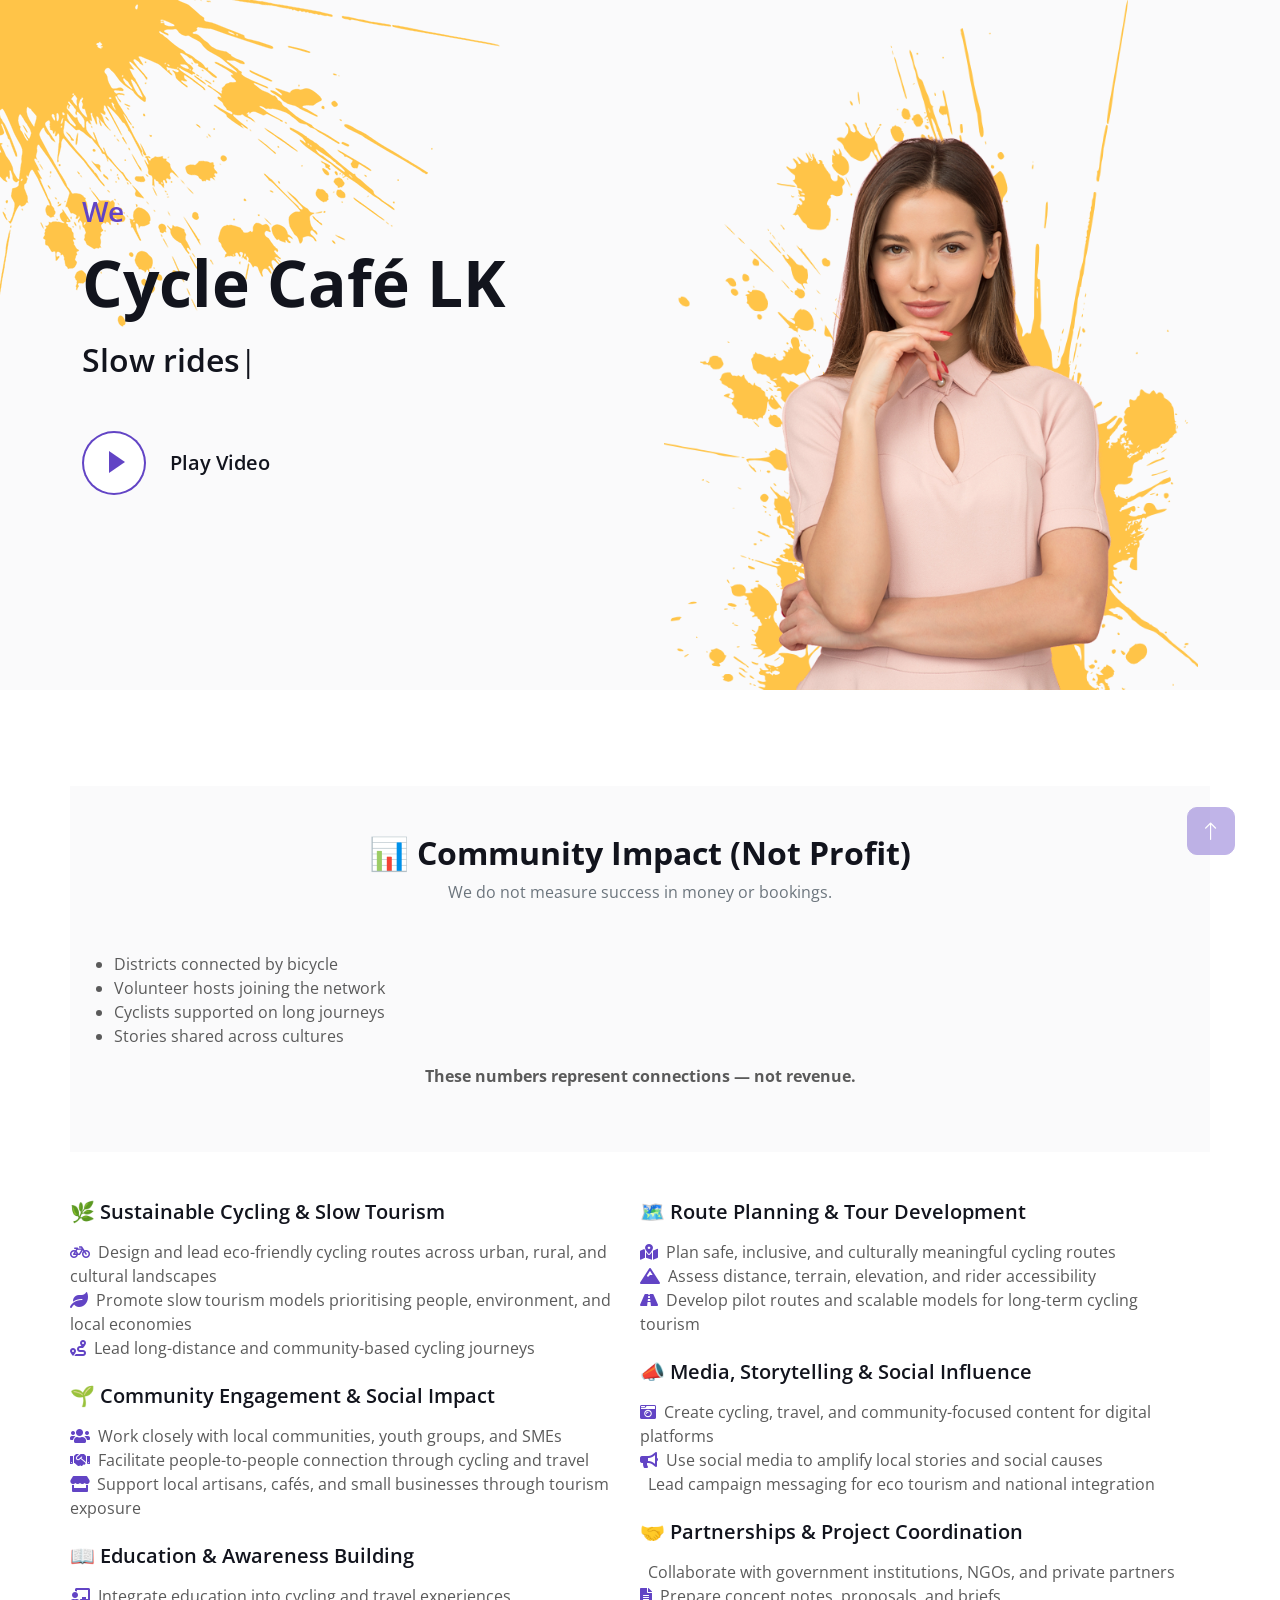
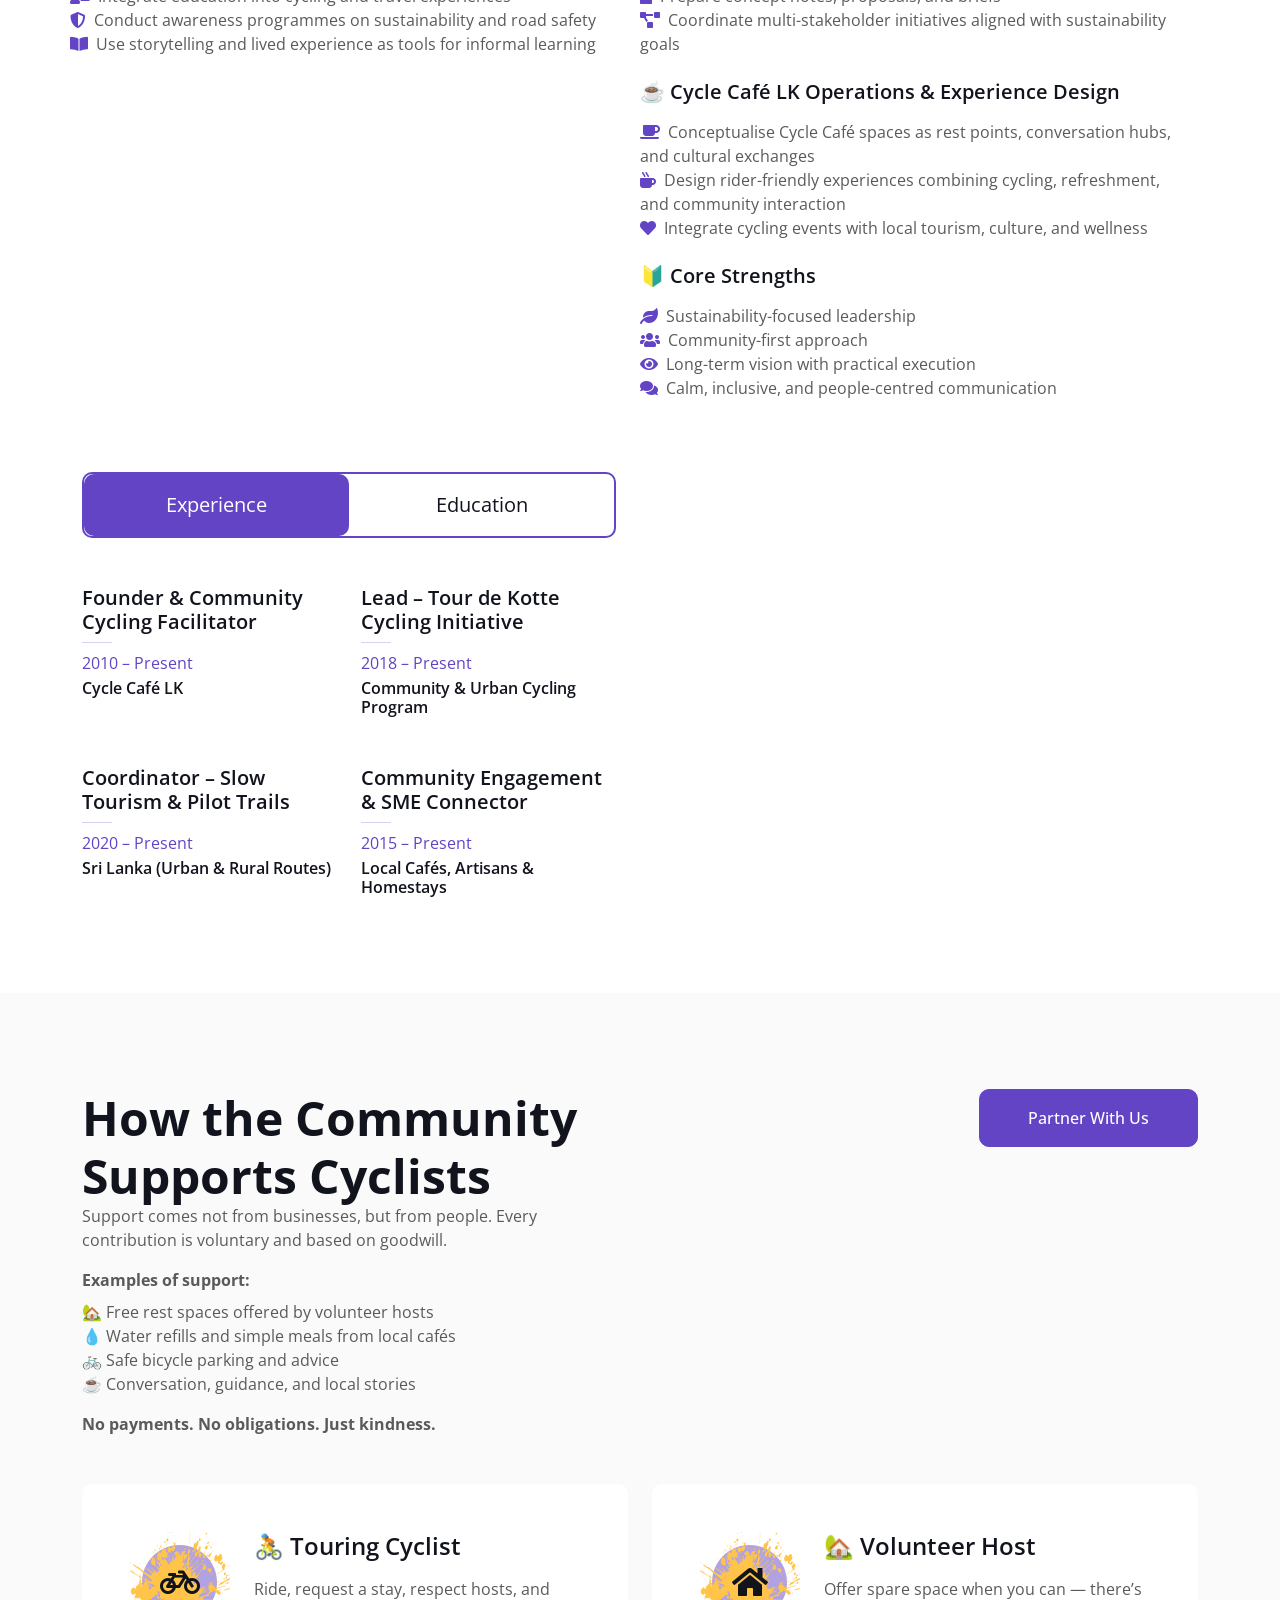
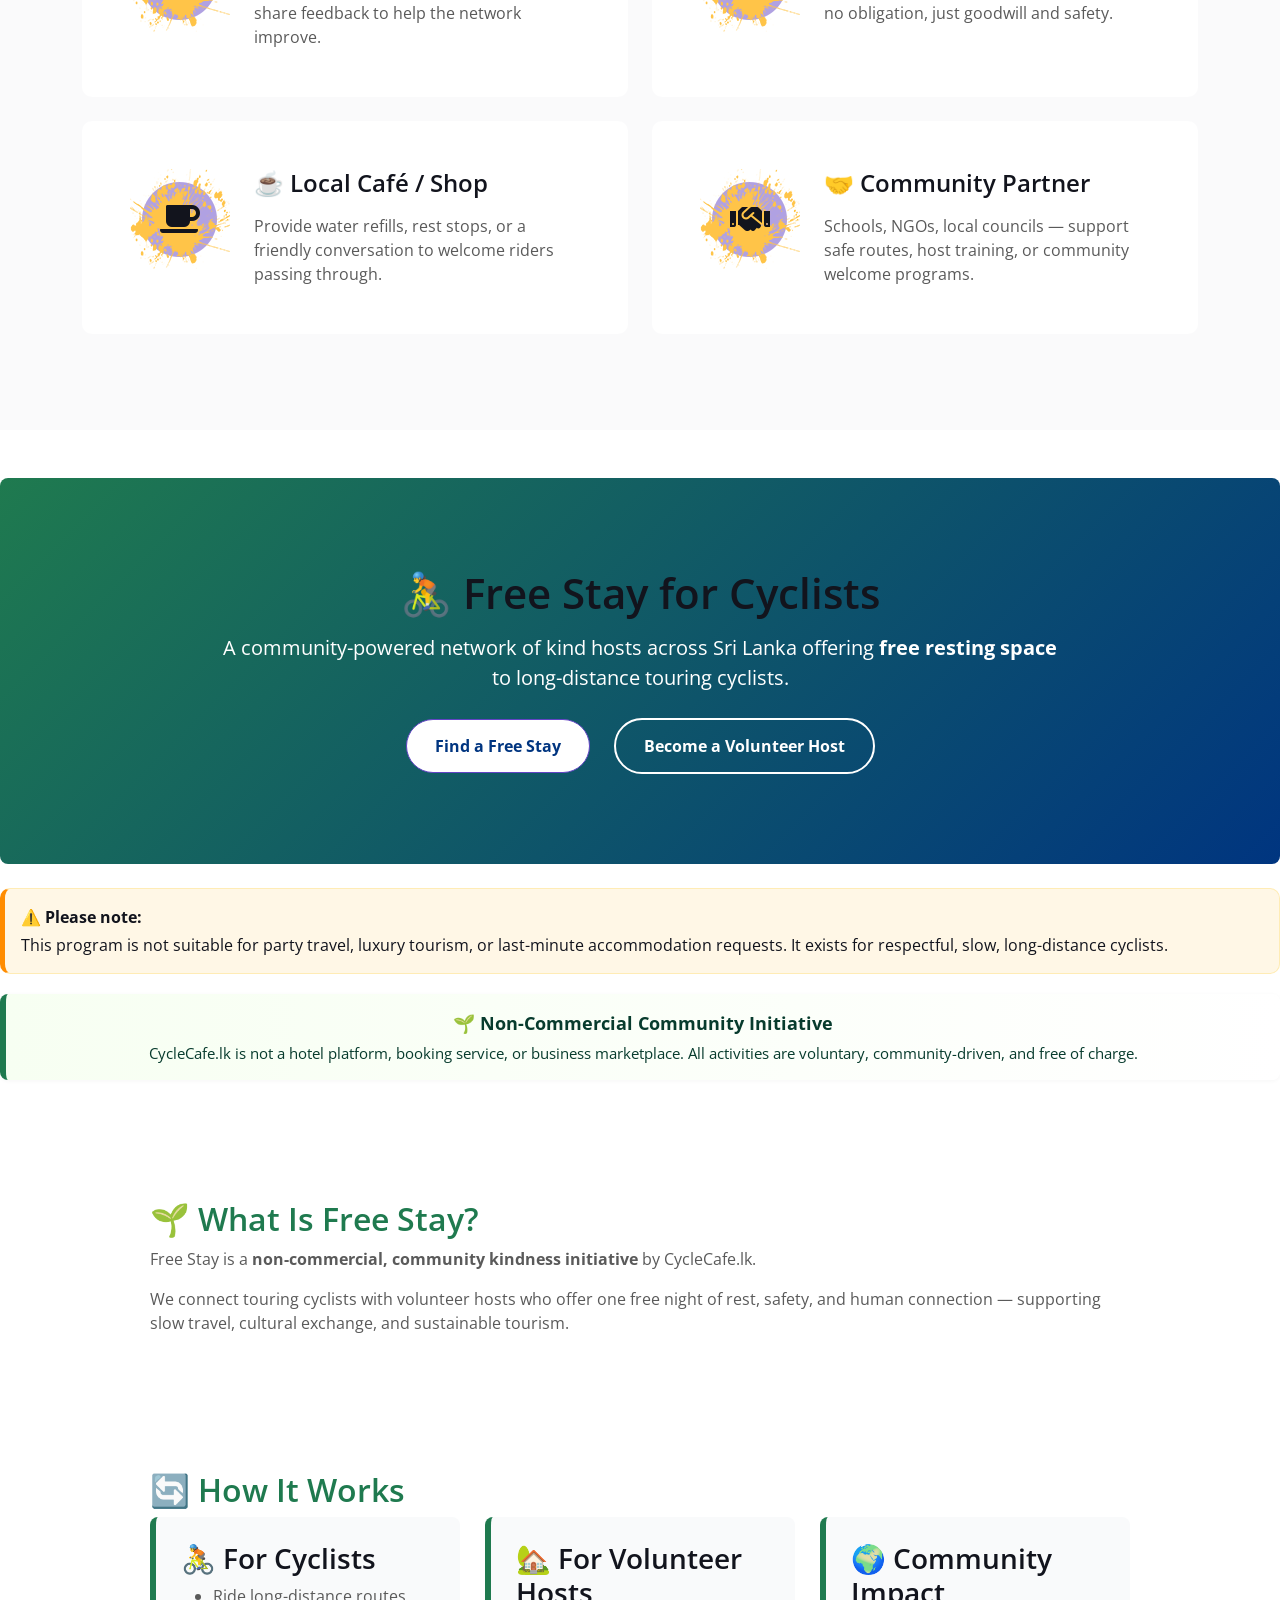
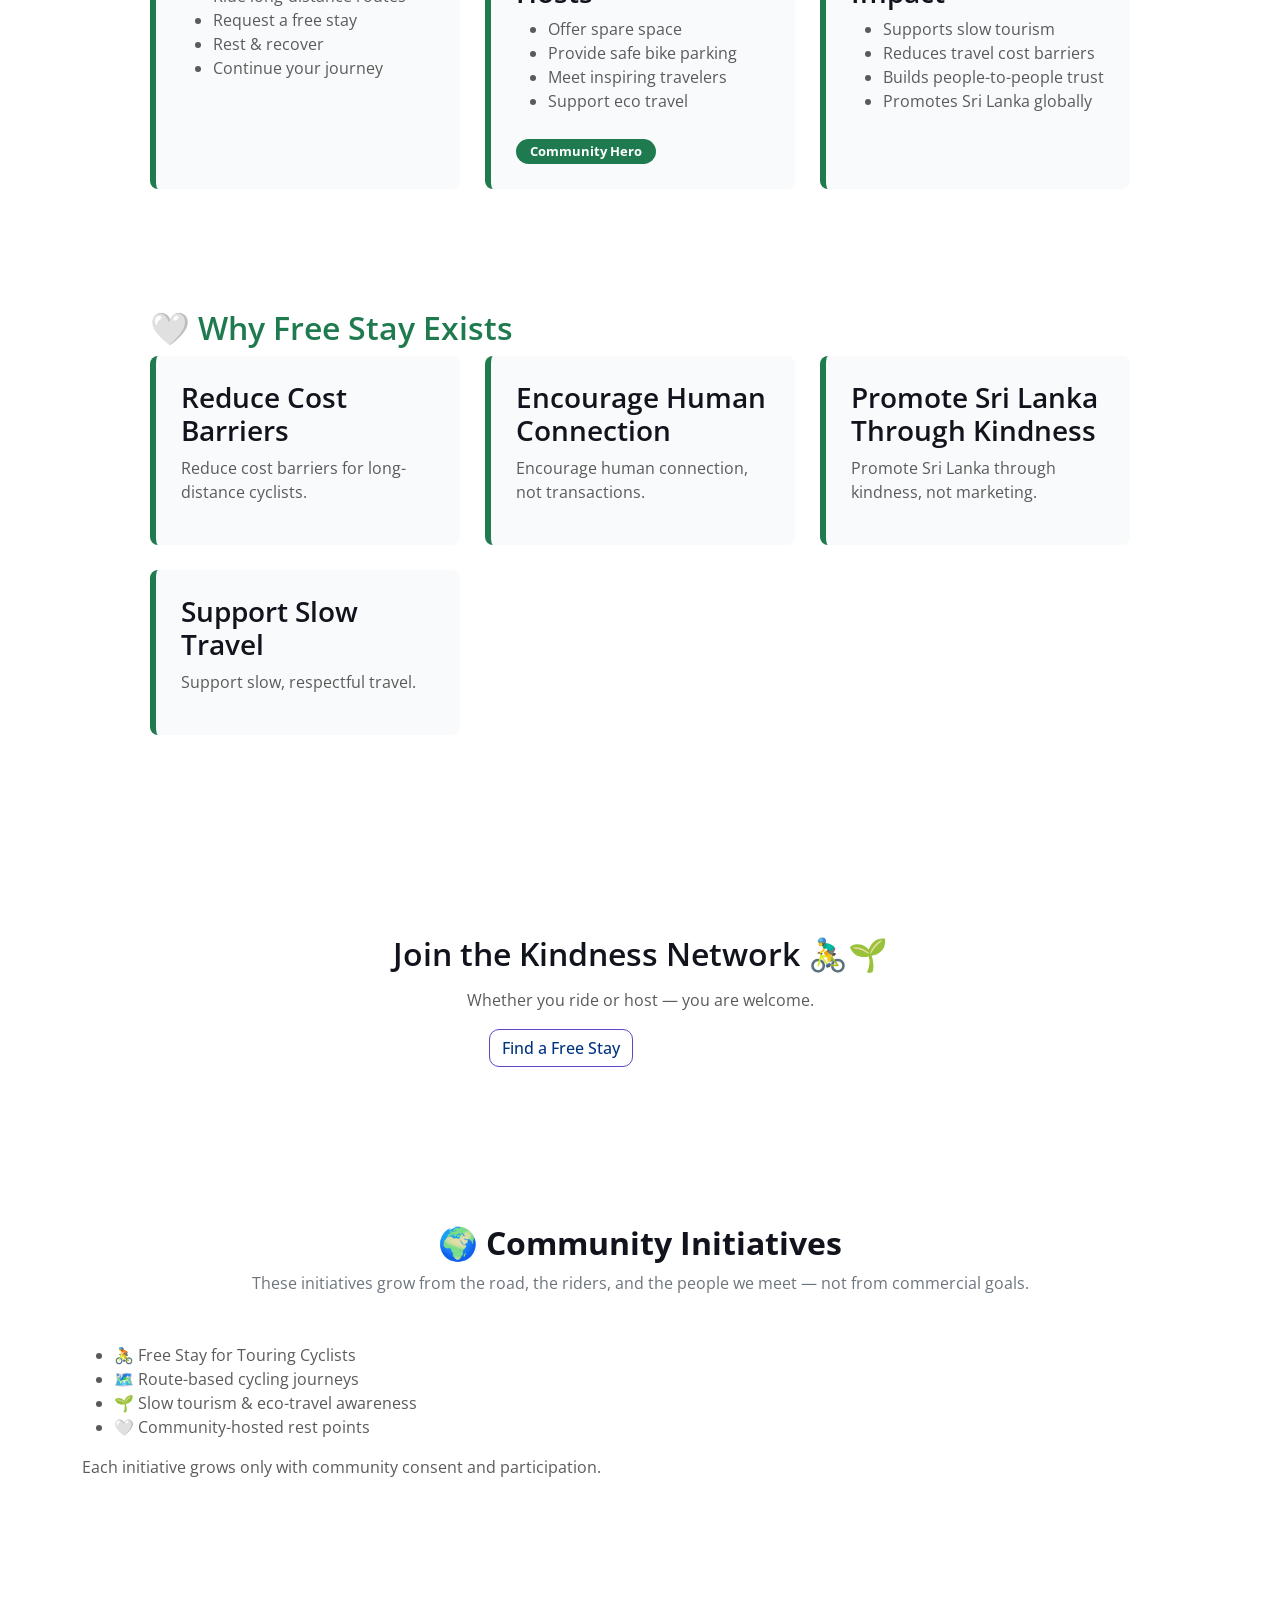
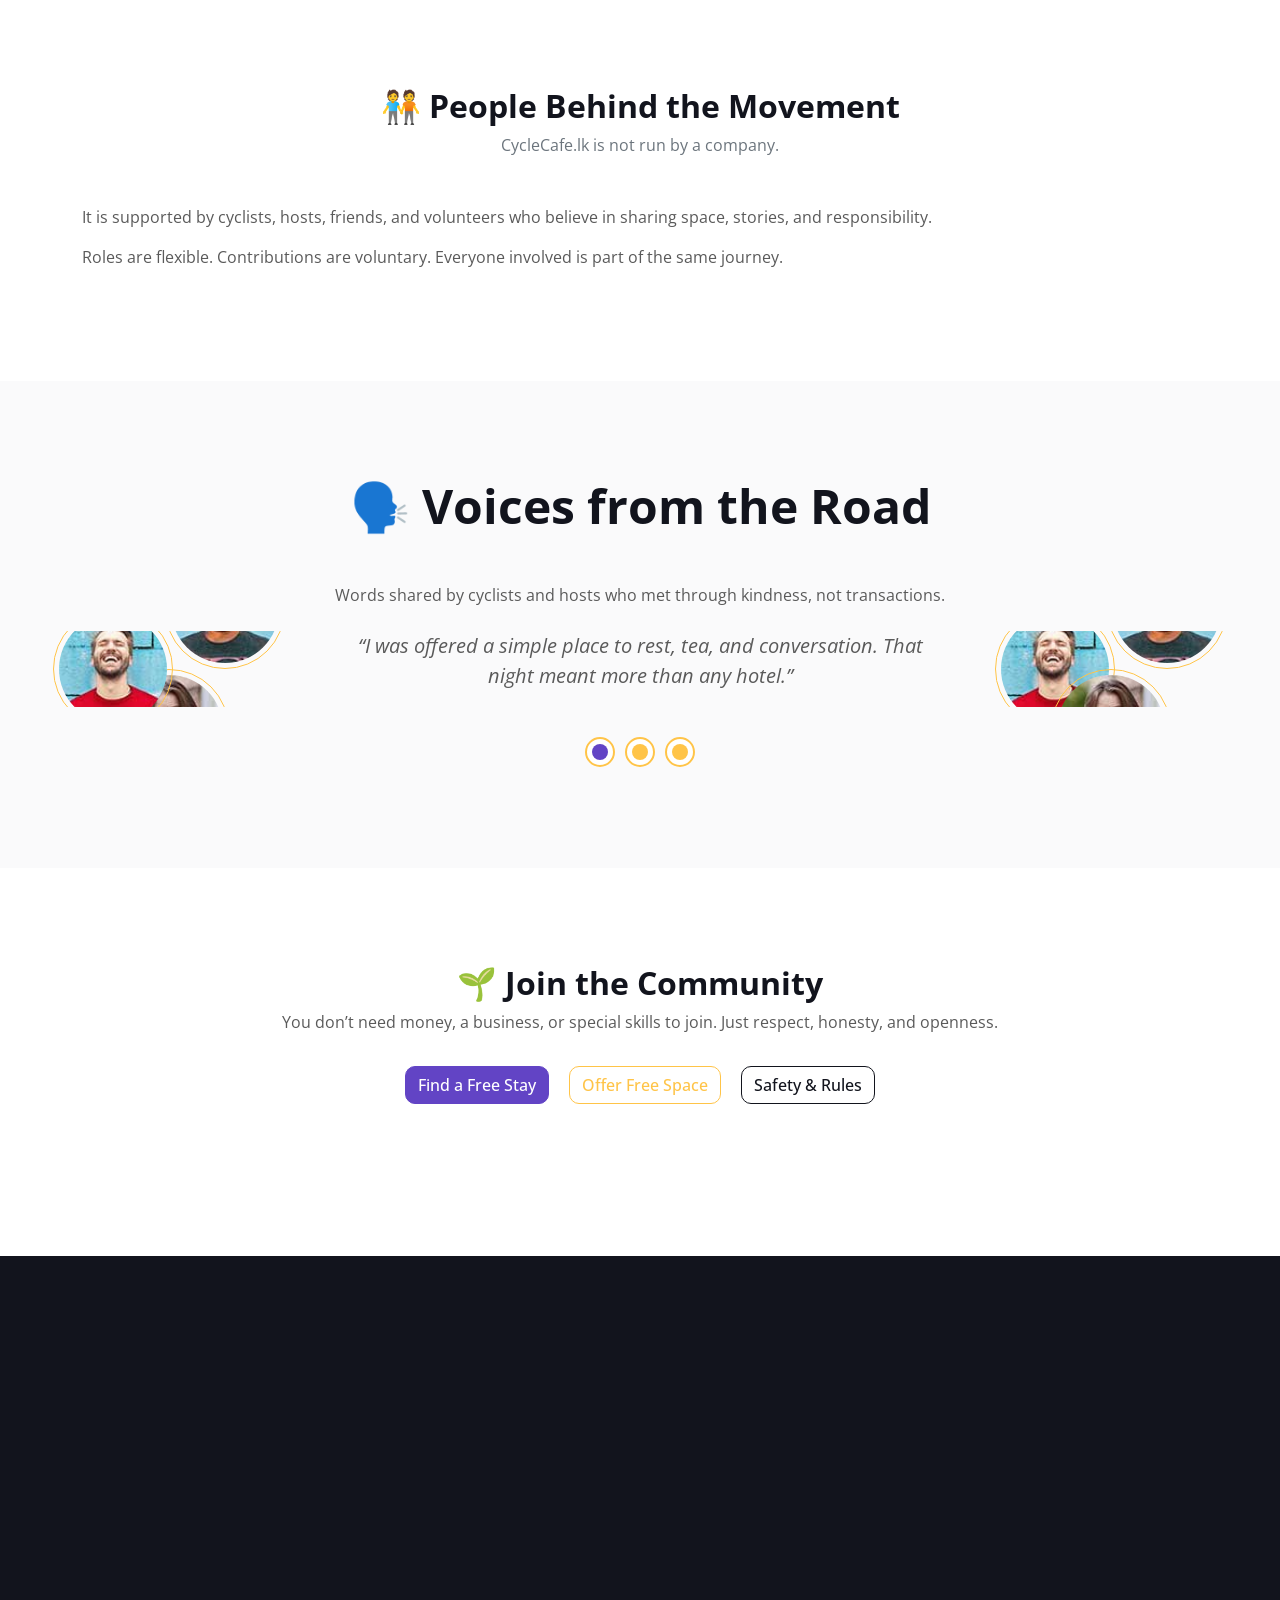
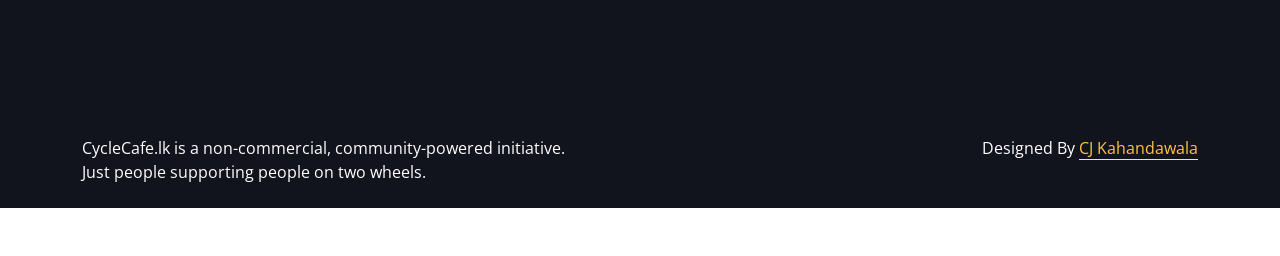
<file: index.html>
<!DOCTYPE html>
<html lang="en">

<head>
    <meta charset="utf-8">
    <title>Cycle Café LK | Community Cycling & Slow Tourism Sri Lanka</title>
    <meta content="width=device-width, initial-scale=1.0" name="viewport">

    <meta content="" name="keywords">
    <meta name="description" content="Cycle Café LK promotes community cycling, slow tourism, and sustainable mobility across Sri Lanka. Connecting people, places, and cultures through meaningful cycling journeys.">

    <!-- Favicon -->
    <link href="img/favicon.ico" rel="icon">

    <!-- Google Web Fonts -->
    <link rel="preconnect" href="https://fonts.googleapis.com">
    <link rel="preconnect" href="https://fonts.gstatic.com" crossorigin>
    <link href="https://fonts.googleapis.com/css2?family=Open+Sans:wght@400;500;600;700;800&display=swap" rel="stylesheet"> 

    <!-- Icon Font Stylesheet -->
    <link href="https://cdnjs.cloudflare.com/ajax/libs/font-awesome/5.10.0/css/all.min.css" rel="stylesheet">
    <link href="https://cdn.jsdelivr.net/npm/bootstrap-icons@1.4.1/font/bootstrap-icons.css" rel="stylesheet">

    <!-- Libraries Stylesheet -->
    <link href="lib/animate/animate.min.css" rel="stylesheet">
    <link href="lib/lightbox/css/lightbox.min.css" rel="stylesheet">
    <link href="lib/owlcarousel/assets/owl.carousel.min.css" rel="stylesheet">

    <!-- Customized Bootstrap Stylesheet -->
    <link href="css/bootstrap.min.css" rel="stylesheet">

    <!-- Template Stylesheet -->
    <link href="css/style.css" rel="stylesheet">
        <!-- Free Stay styles (new design, scoped) -->
        <style>
        /* Scoped to #free-stay-embed to avoid global overrides */
        #free-stay-embed .hero {
            background: linear-gradient(135deg, #1f7a4f, #003580);
            color: #fff;
            padding: 90px 20px;
            text-align: center;
            border-radius: 8px;
        }
        #free-stay-embed .hero h1 { font-size: 42px; margin-bottom: 15px; }
        #free-stay-embed .hero p { font-size: 20px; max-width: 850px; margin: auto; }
        #free-stay-embed .hero .btn { display: inline-block; margin: 25px 10px 0; padding: 14px 28px; border-radius: 30px; font-weight: bold; text-decoration: none; font-size: 16px; }
        #free-stay-embed .btn-primary { background: #ffffff; color: #003580; }
        #free-stay-embed .btn-secondary { border: 2px solid #ffffff; color: #ffffff; background: transparent; }
        #free-stay-embed .container { max-width: 1100px; margin: auto; padding: 60px 20px; }
        #free-stay-embed .section { background: #ffffff; padding: 40px; border-radius: 10px; margin-bottom: 40px; }
        #free-stay-embed .section h2 { color: #1f7a4f; margin-top: 0; }
        #free-stay-embed .grid { display: grid; grid-template-columns: repeat(auto-fit, minmax(260px, 1fr)); gap: 25px; }
        #free-stay-embed .box { background: #f9fafb; padding: 25px; border-radius: 8px; border-left: 6px solid #1f7a4f; }
        #free-stay-embed .box h3 { margin-top: 0; }
        #free-stay-embed .badge { display: inline-block; background: #1f7a4f; color: #fff; padding: 6px 14px; border-radius: 20px; font-size: 13px; margin-top: 10px; }
        #free-stay-embed .cta { text-align: center; padding: 60px 20px; background: #ffffff; }
        #free-stay-embed .cta h2 { margin-bottom: 15px; }
        /* Notice banner */
        #free-stay-embed .notice-banner { background: linear-gradient(90deg, #f7fff2 0%, #ffffff 100%); border-left: 6px solid #1f7a4f; color: #073b2d; padding: 16px; border-radius: 8px; margin: 20px 0; box-shadow: 0 1px 4px rgba(0,0,0,0.04); text-align: center; }
        #free-stay-embed .notice-banner strong { display: block; font-size: 18px; margin-bottom: 6px; }
        #free-stay-embed .notice-banner p { margin: 0; font-size: 15px; line-height: 1.4; }
        </style>
</head>

<body data-bs-spy="scroll" data-bs-target=".navbar" data-bs-offset="51">
    <!-- Spinner Start -->
    <div id="spinner" class="show bg-white position-fixed translate-middle w-100 vh-100 top-50 start-50 d-flex align-items-center justify-content-center">
        <div class="spinner-border text-primary" style="width: 3rem; height: 3rem;" role="status">
            <span class="sr-only">Loading...</span>
        </div>
    </div>
    <!-- Spinner End -->


    <!-- Navbar Start -->
    <nav class="navbar navbar-expand-lg bg-white navbar-light fixed-top shadow py-lg-0 px-4 px-lg-5 wow fadeIn" data-wow-delay="0.1s">
        <a href="index.html" class="navbar-brand d-block d-lg-none">
            <h1 class="text-primary fw-bold m-0">cycle cafe</h1>
        </a>
        <button type="button" class="navbar-toggler" data-bs-toggle="collapse" data-bs-target="#navbarCollapse">
            <span class="navbar-toggler-icon"></span>
        </button>
        <div class="collapse navbar-collapse justify-content-between py-4 py-lg-0" id="navbarCollapse">
            <div class="navbar-nav ms-auto py-0">
                <a href="#home" class="nav-item nav-link active">Home</a>
                <a href="#about" class="nav-item nav-link">About</a>
                <a href="#skill" class="nav-item nav-link">What We Do</a>
                <a href="#service" class="nav-item nav-link">Get Involved</a>
            </div>
            <a href="index.html" class="navbar-brand bg-secondary py-3 px-4 mx-3 d-none d-lg-block">
                <h1 class="text-primary fw-bold m-0">cycle cafe</h1>
            </a>
            <div class="navbar-nav me-auto py-0">
                <a href="#project" class="nav-item nav-link">Community Initiatives</a>
                <a href="#team" class="nav-item nav-link">Team</a>
                <a href="#testimonial" class="nav-item nav-link">Testimonial</a>
                <a href="#free-stay-embed" class="nav-item nav-link">Free Stay</a>
                <a href="safety.html" class="nav-item nav-link">Safety</a>
                <a href="#contact" class="nav-item nav-link">Contact</a>
            </div>
        </div>
    </nav>
    <!-- Navbar End -->


    <!-- Header Start -->
    <div class="container-fluid bg-light my-6 mt-0" id="home">
        <div class="container">
            <div class="row g-5 align-items-center">
                <div class="col-lg-6 py-6 pb-0 pt-lg-0">
                    <h3 class="text-primary mb-3">We</h3>
                    <h1 class="display-3 mb-3">Cycle Café LK</h1>
                    <h2 class="typed-text-output d-inline"></h2>
                    <div class="typed-text d-none">
Slow rides, Real people, Shared futures, Ride • Refresh • Reconnect, Eco Cycling, Community Stories, Teaching Sustainability
</div>
                    <div class="d-flex align-items-center pt-5">
                        <!-- <a href="" class="btn btn-primary py-3 px-4 me-5">Download CV</a> -->
                        <button type="button" class="btn-play" data-bs-toggle="modal"
                            data-src="https://www.youtube.com/embed/g5IKjMjhtKM" data-bs-target="#videoModal">
                            <span></span>
                        </button>
                        <h5 class="ms-4 mb-0 d-none d-sm-block">Play Video</h5>
                    </div>
                </div>
                <div class="col-lg-6">
                    <img class="img-fluid" src="img/profile.png" alt="">
                </div>
            </div>
        </div>
    </div>
    <!-- Header End -->


    <!-- Video Modal Start -->
    <div class="modal modal-video fade" id="videoModal" tabindex="-1" aria-labelledby="exampleModalLabel" aria-hidden="true">
        <div class="modal-dialog">
            <div class="modal-content rounded-0">
                <div class="modal-header">
                    <h3 class="modal-title" id="exampleModalLabel">Youtube Video</h3>
                    <button type="button" class="btn-close" data-bs-dismiss="modal" aria-label="Close"></button>
                </div>
                <div class="modal-body">
                    <!-- 16:9 aspect ratio -->
                    <div class="ratio ratio-16x9">
                        <iframe class="embed-responsive-item" src="" id="video" allowfullscreen allowscriptaccess="always"
                            allow="autoplay"></iframe>
                    </div>
                </div>
            </div>
        </div>
    </div>
    <!-- Video Modal End -->


    <!-- About Start -->
    <div class="container py-5 bg-light" id="about">
      <div class="text-center mb-5">
        <h2 class="fw-bold">📊 Community Impact (Not Profit)</h2>
        <p class="text-muted">
          We do not measure success in money or bookings.
        </p>
      </div>

      <ul>
        <li>Districts connected by bicycle</li>
        <li>Volunteer hosts joining the network</li>
        <li>Cyclists supported on long journeys</li>
        <li>Stories shared across cultures</li>
      </ul>

      <p class="fw-bold text-center">
        These numbers represent connections — not revenue.
      </p>
    </div>
    <!-- About End -->


    <!-- Expertise Start -->
    <div class="container-xxl py-6 pb-5" id="skill">
        <div class="container">
            <div class="row g-5">
                <div class="row">

  <!-- LEFT COLUMN -->
  <div class="col-lg-6">

    <h5 class="mb-3">🌿 Sustainable Cycling & Slow Tourism</h5>
    <ul class="list-unstyled mb-4">
      <li><i class="fa fa-bicycle text-primary me-2"></i>Design and lead eco-friendly cycling routes across urban, rural, and cultural landscapes</li>
      <li><i class="fa fa-leaf text-primary me-2"></i>Promote slow tourism models prioritising people, environment, and local economies</li>
      <li><i class="fa fa-route text-primary me-2"></i>Lead long-distance and community-based cycling journeys</li>
    </ul>

    <h5 class="mb-3">🌱 Community Engagement & Social Impact</h5>
    <ul class="list-unstyled mb-4">
      <li><i class="fa fa-users text-primary me-2"></i>Work closely with local communities, youth groups, and SMEs</li>
      <li><i class="fa fa-handshake text-primary me-2"></i>Facilitate people-to-people connection through cycling and travel</li>
      <li><i class="fa fa-store text-primary me-2"></i>Support local artisans, cafés, and small businesses through tourism exposure</li>
    </ul>

    <h5 class="mb-3">📖 Education & Awareness Building</h5>
    <ul class="list-unstyled mb-4">
      <li><i class="fa fa-chalkboard-teacher text-primary me-2"></i>Integrate education into cycling and travel experiences</li>
      <li><i class="fa fa-shield-alt text-primary me-2"></i>Conduct awareness programmes on sustainability and road safety</li>
      <li><i class="fa fa-book-open text-primary me-2"></i>Use storytelling and lived experience as tools for informal learning</li>
    </ul>

  </div>

  <!-- RIGHT COLUMN -->
  <div class="col-lg-6">

    <h5 class="mb-3">🗺️ Route Planning & Tour Development</h5>
    <ul class="list-unstyled mb-4">
      <li><i class="fa fa-map-marked-alt text-primary me-2"></i>Plan safe, inclusive, and culturally meaningful cycling routes</li>
      <li><i class="fa fa-mountain text-primary me-2"></i>Assess distance, terrain, elevation, and rider accessibility</li>
      <li><i class="fa fa-road text-primary me-2"></i>Develop pilot routes and scalable models for long-term cycling tourism</li>
    </ul>

    <h5 class="mb-3">📣 Media, Storytelling & Social Influence</h5>
    <ul class="list-unstyled mb-4">
      <li><i class="fa fa-camera-retro text-primary me-2"></i>Create cycling, travel, and community-focused content for digital platforms</li>
      <li><i class="fa fa-bullhorn text-primary me-2"></i>Use social media to amplify local stories and social causes</li>
      <li><i class="fa fa-campaign text-primary me-2"></i>Lead campaign messaging for eco tourism and national integration</li>
    </ul>

    <h5 class="mb-3">🤝 Partnerships & Project Coordination</h5>
    <ul class="list-unstyled mb-4">
      <li><i class="fa fa-handshake-alt text-primary me-2"></i>Collaborate with government institutions, NGOs, and private partners</li>
      <li><i class="fa fa-file-alt text-primary me-2"></i>Prepare concept notes, proposals, and briefs</li>
      <li><i class="fa fa-project-diagram text-primary me-2"></i>Coordinate multi-stakeholder initiatives aligned with sustainability goals</li>
    </ul>

    <h5 class="mb-3">☕ Cycle Café LK Operations & Experience Design</h5>
    <ul class="list-unstyled mb-4">
      <li><i class="fa fa-coffee text-primary me-2"></i>Conceptualise Cycle Café spaces as rest points, conversation hubs, and cultural exchanges</li>
      <li><i class="fa fa-mug-hot text-primary me-2"></i>Design rider-friendly experiences combining cycling, refreshment, and community interaction</li>
      <li><i class="fa fa-heart text-primary me-2"></i>Integrate cycling events with local tourism, culture, and wellness</li>
    </ul>

    <h5 class="mb-3">🔰 Core Strengths</h5>
    <ul class="list-unstyled mb-4">
      <li><i class="fa fa-leaf text-primary me-2"></i>Sustainability-focused leadership</li>
      <li><i class="fa fa-users text-primary me-2"></i>Community-first approach</li>
      <li><i class="fa fa-eye text-primary me-2"></i>Long-term vision with practical execution</li>
      <li><i class="fa fa-comments text-primary me-2"></i>Calm, inclusive, and people-centred communication</li>
    </ul>

  </div>

</div>
                <div class="col-lg-6 wow fadeInUp" data-wow-delay="0.5s">
                    <ul class="nav nav-pills rounded border border-2 border-primary mb-5">
                        <li class="nav-item w-50">
                            <button class="nav-link w-100 py-3 fs-5 active" data-bs-toggle="pill" href="#tab-1">Experience</button>
                        </li>
                        <li class="nav-item w-50">
                            <button class="nav-link w-100 py-3 fs-5" data-bs-toggle="pill" href="#tab-2">Education</button>
                        </li>
                    </ul>
                    <div class="tab-content">
                        <div id="tab-1" class="tab-pane fade show p-0 active">
                            <div class="row gy-5 gx-4">
                                <div class="col-sm-6">
                                    <h5>Founder & Community Cycling Facilitator</h5>
                                    <hr class="text-primary my-2">
                                    <p class="text-primary mb-1">2010 – Present</p>
                                    <h6 class="mb-0">Cycle Café LK</h6>
                                </div>
                                <div class="col-sm-6">
                                    <h5>Lead – Tour de Kotte Cycling Initiative</h5>
                                    <hr class="text-primary my-2">
                                    <p class="text-primary mb-1">2018 – Present</p>
                                    <h6 class="mb-0">Community & Urban Cycling Program</h6>
                                </div>
                                <div class="col-sm-6">
                                    <h5>Coordinator – Slow Tourism & Pilot Trails</h5>
                                    <hr class="text-primary my-2">
                                    <p class="text-primary mb-1">2020 – Present</p>
                                    <h6 class="mb-0">Sri Lanka (Urban & Rural Routes)</h6>
                                </div>
                                <div class="col-sm-6">
                                    <h5>Community Engagement & SME Connector</h5>
                                    <hr class="text-primary my-2">
                                    <p class="text-primary mb-1">2015 – Present</p>
                                    <h6 class="mb-0">Local Cafés, Artisans & Homestays</h6>
                                </div>
                            </div>
                        </div>
                        <div id="tab-2" class="tab-pane fade show p-0">
                            <div class="row gy-5 gx-4">

    <div class="col-sm-6">
        <h5>Education Through Travel & Cycling</h5>
        <hr class="text-primary my-2">
        <p class="text-primary mb-1">Ongoing</p>
        <h6 class="mb-0">Experiential Learning Model</h6>
    </div>

    <div class="col-sm-6">
        <h5>Sustainability & Environmental Awareness</h5>
        <hr class="text-primary my-2">
        <p class="text-primary mb-1">Ongoing</p>
        <h6 class="mb-0">Community-Based Programmes</h6>
    </div>

    <div class="col-sm-6">
        <h5>Road Safety & Responsible Cycling</h5>
        <hr class="text-primary my-2">
        <p class="text-primary mb-1">Ongoing</p>
        <h6 class="mb-0">Youth & Public Awareness Sessions</h6>
    </div>

    <div class="col-sm-6">
        <h5>Storytelling, Media & Social Advocacy</h5>
        <hr class="text-primary my-2">
        <p class="text-primary mb-1">Ongoing</p>
        <h6 class="mb-0">Digital Platforms & Field Documentation</h6>
    </div>

</div>
                        </div>
                    </div>
                </div>
            </div>
        </div>
    </div>
    <!-- Expertise End -->


    <!-- Get Involved Start -->
    <div class="container-fluid bg-light my-5 py-6" id="service">
        <div class="container">
            <div class="row g-5 mb-5 wow fadeInUp" data-wow-delay="0.1s">
                <div class="col-lg-6">
                    <h1 class="display-5 mb-0">How the Community Supports Cyclists</h1>
                    <p class="mb-3">Support comes not from businesses, but from people. Every contribution is voluntary and based on goodwill.</p>
                    <p class="mb-2"><strong>Examples of support:</strong></p>
                    <ul class="list-unstyled mb-3">
                        <li>🏡 Free rest spaces offered by volunteer hosts</li>
                        <li>💧 Water refills and simple meals from local cafés</li>
                        <li>🚲 Safe bicycle parking and advice</li>
                        <li>☕ Conversation, guidance, and local stories</li>
                    </ul>
                    <p class="mb-0"><strong>No payments. No obligations. Just kindness.</strong></p>
                </div>
                <div class="col-lg-6 text-lg-end">
                    <a class="btn btn-primary py-3 px-5" href="#contact">Partner With Us</a>
                </div>
            </div>
            <div class="row g-4">
                <div class="col-lg-6 wow fadeInUp" data-wow-delay="0.1s">
                    <div class="service-item d-flex flex-column flex-sm-row bg-white rounded h-100 p-4 p-lg-5">
                        <div class="bg-icon flex-shrink-0 mb-3">
                            <i class="fa fa-bicycle fa-2x text-dark"></i>
                        </div>
                        <div class="ms-sm-4">
                            <h4 class="mb-3">🚴 Touring Cyclist</h4>
                            <span>Ride, request a stay, respect hosts, and share feedback to help the network improve.</span>
                        </div>
                    </div>
                </div>
                <div class="col-lg-6 wow fadeInUp" data-wow-delay="0.3s">
                    <div class="service-item d-flex flex-column flex-sm-row bg-white rounded h-100 p-4 p-lg-5">
                        <div class="bg-icon flex-shrink-0 mb-3">
                            <i class="fa fa-home fa-2x text-dark"></i>
                        </div>
                        <div class="ms-sm-4">
                            <h4 class="mb-3">🏡 Volunteer Host</h4>
                            <span>Offer spare space when you can — there’s no obligation, just goodwill and safety.</span>
                        </div>
                    </div>
                </div>
                <div class="col-lg-6 wow fadeInUp" data-wow-delay="0.1s">
                    <div class="service-item d-flex flex-column flex-sm-row bg-white rounded h-100 p-4 p-lg-5">
                        <div class="bg-icon flex-shrink-0 mb-3">
                            <i class="fa fa-coffee fa-2x text-dark"></i>
                        </div>
                        <div class="ms-sm-4">
                            <h4 class="mb-3">☕ Local Café / Shop</h4>
                            <span>Provide water refills, rest stops, or a friendly conversation to welcome riders passing through.</span>
                        </div>
                    </div>
                </div>
                <div class="col-lg-6 wow fadeInUp" data-wow-delay="0.3s">
                    <div class="service-item d-flex flex-column flex-sm-row bg-white rounded h-100 p-4 p-lg-5">
                        <div class="bg-icon flex-shrink-0 mb-3">
                            <i class="fa fa-handshake fa-2x text-dark"></i>
                        </div>
                        <div class="ms-sm-4">
                            <h4 class="mb-3">🤝 Community Partner</h4>
                            <span>Schools, NGOs, local councils — support safe routes, host training, or community welcome programs.</span>
                        </div>
                    </div>
                </div>
            </div>
        </div>
    </div>
    <!-- Get Involved End -->

        <!-- Free Stay Section (new design inlined) -->
        <div id="free-stay-embed">

            <!-- HERO -->
            <section class="hero">
                <h1>🚴 Free Stay for Cyclists</h1>
                <p>A community-powered network of kind hosts across Sri Lanka offering <strong>free resting space</strong> to long-distance touring cyclists.</p>

                <a href="https://forms.gle/QiLywtnAtuNEddt2A" target="_blank" class="btn btn-primary">Find a Free Stay</a>
                <a href="https://forms.gle/he6Gwz52zuu2A3ey5" target="_blank" class="btn btn-secondary">Become a Volunteer Host</a>
            </section>

            <div class="alert alert-warning text-dark mt-4 mb-0" role="alert" style="border-left:5px solid #ff8c00; background:#fff7e6;">
                <strong>⚠️ Please note:</strong>
                <div class="mt-1">This program is not suitable for party travel, luxury tourism, or last-minute accommodation requests. It exists for respectful, slow, long-distance cyclists.</div>
            </div>

            <div class="notice-banner">
                <strong>🌱 Non-Commercial Community Initiative</strong>
                <p>CycleCafe.lk is not a hotel platform, booking service, or business marketplace. All activities are voluntary, community-driven, and free of charge.</p>
            </div>

            <div class="container">

                <!-- WHAT IS THIS -->
                <div class="section">
                    <h2>🌱 What Is Free Stay?</h2>
                    <p>Free Stay is a <strong>non-commercial, community kindness initiative</strong> by CycleCafe.lk.</p>
                    <p>We connect touring cyclists with volunteer hosts who offer one free night of rest, safety, and human connection — supporting slow travel, cultural exchange, and sustainable tourism.</p>
                </div>

                <!-- HOW IT WORKS -->
                <div class="section">
                    <h2>🔄 How It Works</h2>
                    <div class="grid">
                        <div class="box">
                            <h3>🚴 For Cyclists</h3>
                            <ul>
                                <li>Ride long-distance routes</li>
                                <li>Request a free stay</li>
                                <li>Rest & recover</li>
                                <li>Continue your journey</li>
                            </ul>
                        </div>

                        <div class="box">
                            <h3>🏡 For Volunteer Hosts</h3>
                            <ul>
                                <li>Offer spare space</li>
                                <li>Provide safe bike parking</li>
                                <li>Meet inspiring travelers</li>
                                <li>Support eco travel</li>
                            </ul>
                            <span class="badge">Community Hero</span>
                        </div>

                        <div class="box">
                            <h3>🌍 Community Impact</h3>
                            <ul>
                                <li>Supports slow tourism</li>
                                <li>Reduces travel cost barriers</li>
                                <li>Builds people-to-people trust</li>
                                <li>Promotes Sri Lanka globally</li>
                            </ul>
                        </div>
                    </div>
                </div>

                <!-- TRUST removed: full rules live on safety.html -->

                <!-- WHY IT EXISTS -->
                <div class="section">
                    <h2>🤍 Why Free Stay Exists</h2>
                    <div class="grid">
                        <div class="box">
                            <h3>Reduce Cost Barriers</h3>
                            <p>Reduce cost barriers for long-distance cyclists.</p>
                        </div>

                        <div class="box">
                            <h3>Encourage Human Connection</h3>
                            <p>Encourage human connection, not transactions.</p>
                        </div>

                        <div class="box">
                            <h3>Promote Sri Lanka Through Kindness</h3>
                            <p>Promote Sri Lanka through kindness, not marketing.</p>
                        </div>

                        <div class="box">
                            <h3>Support Slow Travel</h3>
                            <p>Support slow, respectful travel.</p>
                        </div>
                    </div>
                </div>

            </div>

            <!-- FINAL CTA -->
            <div class="cta">
                <h2>Join the Kindness Network 🚴‍♂️🌱</h2>
                <p>Whether you ride or host — you are welcome.</p>
                <a href="https://forms.gle/QiLywtnAtuNEddt2A" target="_blank" class="btn btn-primary">Find a Free Stay</a>
                <a href="https://forms.gle/he6Gwz52zuu2A3ey5" target="_blank" class="btn btn-secondary">Offer Free Space</a>
            </div>

        </div>
        <!-- Free Stay Section End -->


    <!-- Projects Start -->
    <div class="container-xxl py-6 pt-5" id="project">
        <div class="container py-5">
          <div class="text-center mb-5">
            <h2 class="fw-bold">🌍 Community Initiatives</h2>
            <p class="text-muted">
              These initiatives grow from the road, the riders, and the people we meet —
              not from commercial goals.
            </p>
          </div>

          <ul>
            <li>🚴 Free Stay for Touring Cyclists</li>
            <li>🗺️ Route-based cycling journeys</li>
            <li>🌱 Slow tourism &amp; eco-travel awareness</li>
            <li>🤍 Community-hosted rest points</li>
          </ul>

          <p>
            Each initiative grows only with community consent and participation.
          </p>
        </div>
    </div>
    <!-- Projects End -->


    <!-- Team Start -->
    <div class="container py-5" id="team">
      <div class="text-center mb-5">
        <h2 class="fw-bold">🧑‍🤝‍🧑 People Behind the Movement</h2>
        <p class="text-muted">
          CycleCafe.lk is not run by a company.
        </p>
      </div>

      <p>
        It is supported by cyclists, hosts, friends, and volunteers
        who believe in sharing space, stories, and responsibility.
      </p>

      <p>
        Roles are flexible. Contributions are voluntary.
        Everyone involved is part of the same journey.
      </p>
    </div>
    <!-- Team End -->


        <!-- Testimonial Start -->
        <div class="container-fluid bg-light py-5 my-5" id="testimonial">
            <div class="container-fluid py-5">
                <h1 class="display-5 text-center mb-5 wow fadeInUp" data-wow-delay="0.1s">🗣️ Voices from the Road</h1>
                <p class="text-center mb-4">Words shared by cyclists and hosts who met through kindness, not transactions.</p>

                <div class="testimonial-carousel owl-carousel owl-theme">

                    <div class="item">
                        <div class="row justify-content-center align-items-center">
                            <div class="col-lg-3 d-none d-lg-block">
                                <div class="testimonial-left h-100">
                                    <img class="img-fluid wow fadeIn" data-wow-delay="0.1s" src="img/testimonial-1.jpg" alt="">
                                    <img class="img-fluid wow fadeIn" data-wow-delay="0.3s" src="img/testimonial-2.jpg" alt="">
                                    <img class="img-fluid wow fadeIn" data-wow-delay="0.5s" src="img/testimonial-3.jpg" alt="">
                                </div>
                            </div>
                            <div class="col-lg-6 wow fadeInUp" data-wow-delay="0.5s">
                                <blockquote class="fs-5 fst-italic text-center">“I was offered a simple place to rest, tea, and conversation. That night meant more than any hotel.”</blockquote>
                            </div>
                            <div class="col-lg-3 d-none d-lg-block">
                                <div class="testimonial-right h-100">
                                    <img class="img-fluid wow fadeIn" data-wow-delay="0.1s" src="img/testimonial-3.jpg" alt="">
                                    <img class="img-fluid wow fadeIn" data-wow-delay="0.3s" src="img/testimonial-2.jpg" alt="">
                                    <img class="img-fluid wow fadeIn" data-wow-delay="0.5s" src="img/testimonial-1.jpg" alt="">
                                </div>
                            </div>
                        </div>
                    </div>

                    <div class="item">
                        <div class="row justify-content-center align-items-center">
                            <div class="col-lg-3 d-none d-lg-block">
                                <div class="testimonial-left h-100">
                                    <img class="img-fluid wow fadeIn" data-wow-delay="0.1s" src="img/testimonial-2.jpg" alt="">
                                    <img class="img-fluid wow fadeIn" data-wow-delay="0.3s" src="img/testimonial-3.jpg" alt="">
                                    <img class="img-fluid wow fadeIn" data-wow-delay="0.5s" src="img/testimonial-1.jpg" alt="">
                                </div>
                            </div>
                            <div class="col-lg-6 wow fadeInUp" data-wow-delay="0.5s">
                                <blockquote class="fs-5 fst-italic text-center">“Hosts welcomed me like family. The kindness kept me going.”</blockquote>
                            </div>
                            <div class="col-lg-3 d-none d-lg-block">
                                <div class="testimonial-right h-100">
                                    <img class="img-fluid wow fadeIn" data-wow-delay="0.1s" src="img/testimonial-2.jpg" alt="">
                                    <img class="img-fluid wow fadeIn" data-wow-delay="0.3s" src="img/testimonial-1.jpg" alt="">
                                    <img class="img-fluid wow fadeIn" data-wow-delay="0.5s" src="img/testimonial-3.jpg" alt="">
                                </div>
                            </div>
                        </div>
                    </div>

                    <div class="item">
                        <div class="row justify-content-center align-items-center">
                            <div class="col-lg-3 d-none d-lg-block">
                                <div class="testimonial-left h-100">
                                    <img class="img-fluid wow fadeIn" data-wow-delay="0.1s" src="img/testimonial-3.jpg" alt="">
                                    <img class="img-fluid wow fadeIn" data-wow-delay="0.3s" src="img/testimonial-1.jpg" alt="">
                                    <img class="img-fluid wow fadeIn" data-wow-delay="0.5s" src="img/testimonial-2.jpg" alt="">
                                </div>
                            </div>
                            <div class="col-lg-6 wow fadeInUp" data-wow-delay="0.5s">
                                <blockquote class="fs-5 fst-italic text-center">“A small bed and warm conversation—more meaningful than any paid stay.”</blockquote>
                            </div>
                            <div class="col-lg-3 d-none d-lg-block">
                                <div class="testimonial-right h-100">
                                    <img class="img-fluid wow fadeIn" data-wow-delay="0.1s" src="img/testimonial-1.jpg" alt="">
                                    <img class="img-fluid wow fadeIn" data-wow-delay="0.3s" src="img/testimonial-3.jpg" alt="">
                                    <img class="img-fluid wow fadeIn" data-wow-delay="0.5s" src="img/testimonial-2.jpg" alt="">
                                </div>
                            </div>
                        </div>
                    </div>

                </div>
            </div>
        </div>
        <!-- Testimonial End -->


    <!-- Let's Work Together — Join the Community -->
    <div class="container py-5" id="contact">
      <div class="text-center mb-4">
        <h2 class="fw-bold">🌱 Join the Community</h2>
        <p>
          You don’t need money, a business, or special skills to join.
          Just respect, honesty, and openness.
        </p>
      </div>

      <div class="text-center">
        <a href="#free-stay-embed" class="btn btn-primary m-2">
          Find a Free Stay
        </a>
        <a href="https://forms.gle/he6Gwz52zuu2A3ey5" class="btn btn-outline-secondary m-2" target="_blank" rel="noopener">
          Offer Free Space
        </a>
        <a href="safety.html" class="btn btn-outline-dark m-2">
          Safety & Rules
        </a>
      </div>
    </div>
    <!-- Contact End -->


    <!-- Map Start -->
    <div class="container-xxl pt-5 px-0 wow fadeInUp" data-wow-delay="0.1s">
        <div class="container-xxl pt-5 px-0">
            <div class="bg-dark">
                <iframe
                src="https://www.google.com/maps/embed?pb=!1m18!1m12!1m3!1d63319.96496404944!2d79.918056!3d6.927079!2m3!1f0!2f0!3f0!3m2!1i1024!2i768!4f13.1!3m3!1m2!1s0x3ae2593e2e2e2e2f%3A0x7d0e2e2e2e2e2e2e!2sSri%20Jayawardenepura%20Kotte!5e0!3m2!1sen!2slk!4v1700000000000!5m2!1sen!2slk"
                frameborder="0" style="width: 100%; height: 450px; border:0;" allowfullscreen="" aria-hidden="false"
                tabindex="0"></iframe>
            </div>
        </div>
    </div>
    <!-- Map End -->


    <!-- Copyright Start -->
    <div class="container-fluid bg-dark text-white py-4">
            <div class="container">
                <div class="row">
                    <div class="col-md-6 text-center text-md-start mb-3 mb-md-0">
                        <p class="mb-0">CycleCafe.lk is a non-commercial, community-powered initiative.<br>Just people supporting people on two wheels.</p>
                    </div>
                    <div class="col-md-6 text-center text-md-end">
                        <!--/*** This template is free as long as you keep the footer author’s credit link/attribution link/backlink. If you'd like to use the template without the footer author’s credit link/attribution link/backlink, you can purchase the Credit Removal License from "https://htmlcodex.com/credit-removal". Thank you for your support. ***/-->
                        Designed By <a class="border-bottom text-secondary" href="https://www.facebook.com/cjkahandawala/">CJ Kahandawala</a>
                    </div>
                </div>
            </div>
        </div>
    </div>
    <!-- Copyright End -->


    <!-- Back to Top -->
    <a href="#" class="btn btn-lg btn-primary btn-lg-square back-to-top"><i class="bi bi-arrow-up"></i></a>


    <!-- JavaScript Libraries -->
    <script src="https://code.jquery.com/jquery-3.4.1.min.js"></script>
    <script src="https://cdn.jsdelivr.net/npm/bootstrap@5.0.0/dist/js/bootstrap.bundle.min.js"></script>
    <script src="lib/wow/wow.min.js"></script>
    <script src="lib/easing/easing.min.js"></script>
    <script src="lib/waypoints/waypoints.min.js"></script>
    <script src="lib/typed/typed.min.js"></script>
    <script src="lib/counterup/counterup.min.js"></script>
    <script src="lib/owlcarousel/owl.carousel.min.js"></script>
    <script src="lib/isotope/isotope.pkgd.min.js"></script>
    <script src="lib/lightbox/js/lightbox.min.js"></script>

    <!-- Template Javascript -->
    <script src="js/main.js"></script>

</body>
</html>
</file>
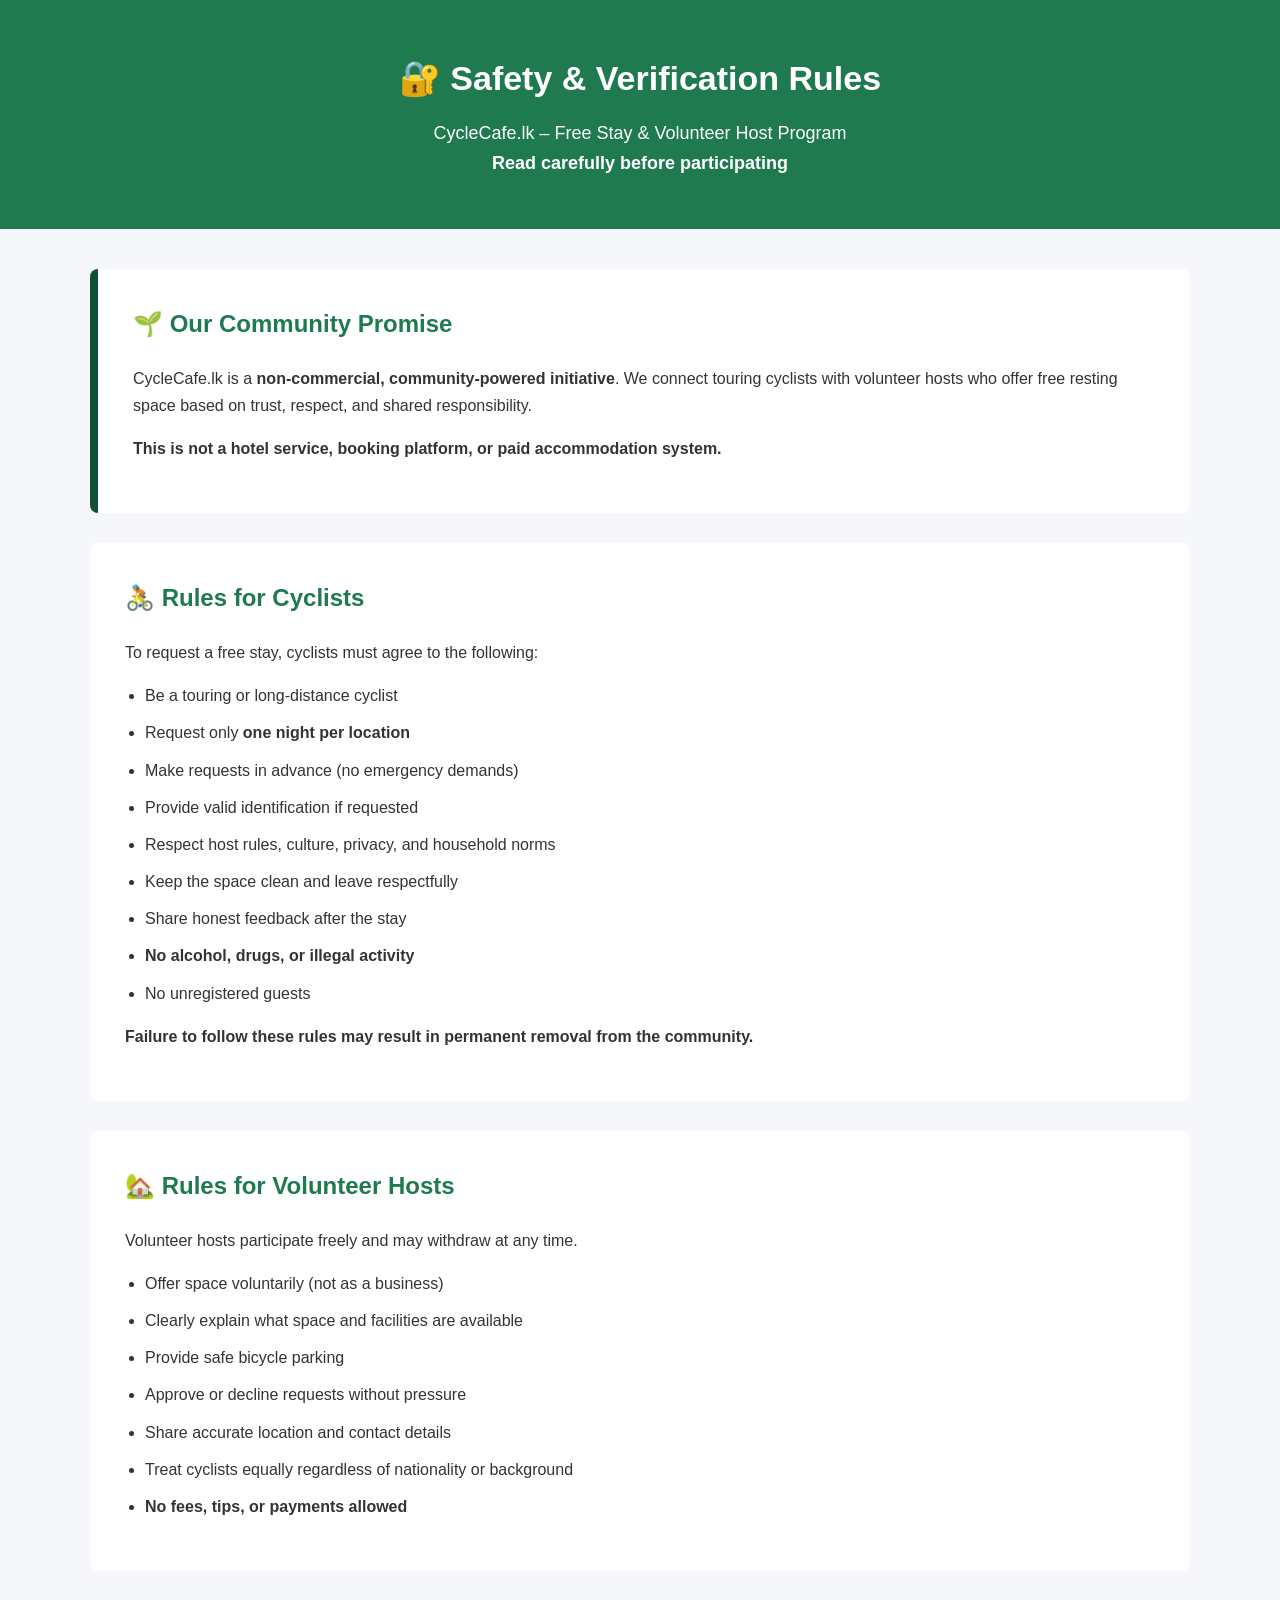
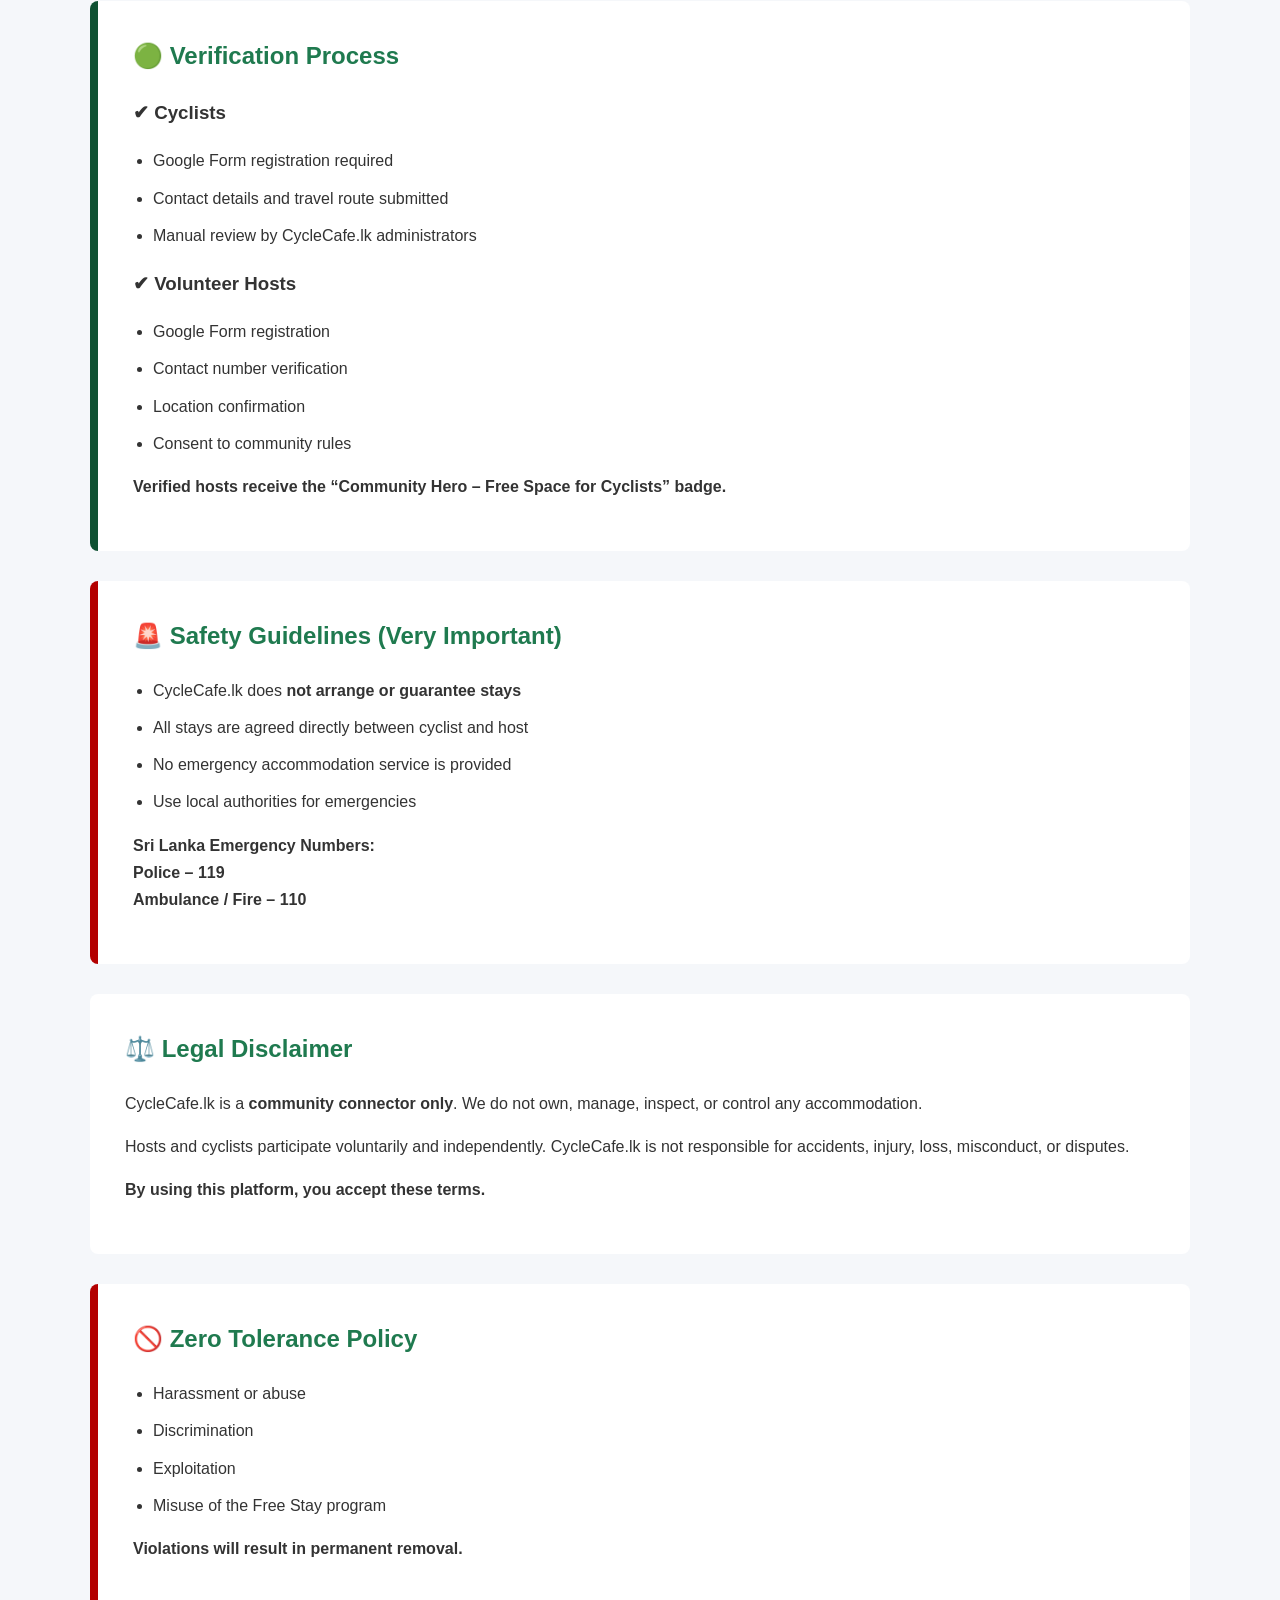
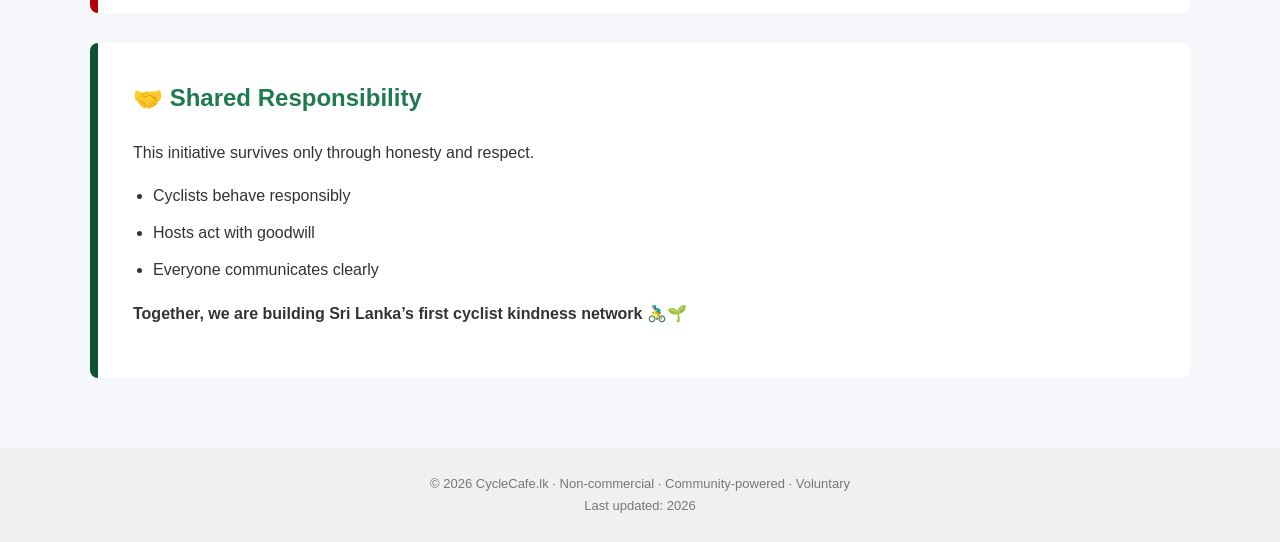
<file: safety.html>
<!DOCTYPE html>
<html lang="en">
<head>
<meta charset="UTF-8">
<title>Safety & Verification Rules | CycleCafe.lk</title>
<meta name="viewport" content="width=device-width, initial-scale=1.0">
<meta name="description" content="Safety, verification rules and community guidelines for CycleCafe.lk Free Stay & Volunteer Host program.">

<style>
body {
  margin: 0;
  font-family: Arial, Helvetica, sans-serif;
  background: #f4f6f8;
  color: #222;
  line-height: 1.8;
}

header {
  background: #0f5132;
  color: #fff;
  padding: 60px 20px;
  text-align: center;
}

header h1 {
  margin: 0;
  font-size: 38px;
}

header p {
  margin-top: 12px;
  font-size: 18px;
  max-width: 900px;
  margin-left: auto;
  margin-right: auto;
}

.container {
  max-width: 1100px;
  margin: auto;
  padding: 50px 20px;
}

.section {
  background: #ffffff;
  padding: 40px;
  border-radius: 10px;
  margin-bottom: 35px;
}

.section h2 {
  color: #0f5132;
  margin-top: 0;
}

.section ul {
  padding-left: 20px;
}

.section ul li {
  margin-bottom: 12px;
}

.notice {
  background: #eaf5ef;
  border-left: 8px solid #0f5132;
}

.warning {
  background: #fff0f0;
  border-left: 8px solid #b30000;
}

.strong {
  font-weight: bold;
}

footer {
  background: #ededed;
  padding: 30px 15px;
  text-align: center;
  font-size: 14px;
  color: #555;
}
</style>
</head>

<body>

<header>
  <h1>🔐 Safety & Verification Rules</h1>
  <p>
    CycleCafe.lk – Free Stay & Volunteer Host Program<br>
    <strong>Read carefully before participating</strong>
  </p>
</header>

<div class="container">

  <!-- COMMUNITY PROMISE -->
  <div class="section notice">
    <h2>🌱 Our Community Promise</h2>
    <p>
      CycleCafe.lk is a <strong>non-commercial, community-powered initiative</strong>.
      We connect touring cyclists with volunteer hosts who offer free resting space
      based on trust, respect, and shared responsibility.
    </p>
    <p class="strong">
      This is not a hotel service, booking platform, or paid accommodation system.
    </p>
  </div>

  <!-- CYCLISTS -->
  <div class="section">
    <h2>🚴 Rules for Cyclists</h2>
    <p>To request a free stay, cyclists must agree to the following:</p>
    <ul>
      <li>Be a touring or long-distance cyclist</li>
      <li>Request only <strong>one night per location</strong></li>
      <li>Make requests in advance (no emergency demands)</li>
      <li>Provide valid identification if requested</li>
      <li>Respect host rules, culture, privacy, and household norms</li>
      <li>Keep the space clean and leave respectfully</li>
      <li>Share honest feedback after the stay</li>
      <li><strong>No alcohol, drugs, or illegal activity</strong></li>
      <li>No unregistered guests</li>
    </ul>
    <p class="strong">
      Failure to follow these rules may result in permanent removal from the community.
    </p>
  </div>

  <!-- HOSTS -->
  <div class="section">
    <h2>🏡 Rules for Volunteer Hosts</h2>
    <p>Volunteer hosts participate freely and may withdraw at any time.</p>
    <ul>
      <li>Offer space voluntarily (not as a business)</li>
      <li>Clearly explain what space and facilities are available</li>
      <li>Provide safe bicycle parking</li>
      <li>Approve or decline requests without pressure</li>
      <li>Share accurate location and contact details</li>
      <li>Treat cyclists equally regardless of nationality or background</li>
      <li><strong>No fees, tips, or payments allowed</strong></li>
    </ul>
  </div>

  <!-- VERIFICATION -->
  <div class="section notice">
    <h2>🟢 Verification Process</h2>

    <h3>✔ Cyclists</h3>
    <ul>
      <li>Google Form registration required</li>
      <li>Contact details and travel route submitted</li>
      <li>Manual review by CycleCafe.lk administrators</li>
    </ul>

    <h3>✔ Volunteer Hosts</h3>
    <ul>
      <li>Google Form registration</li>
      <li>Contact number verification</li>
      <li>Location confirmation</li>
      <li>Consent to community rules</li>
    </ul>

    <p class="strong">
      Verified hosts receive the “Community Hero – Free Space for Cyclists” badge.
    </p>
  </div>

  <!-- SAFETY -->
  <div class="section warning">
    <h2>🚨 Safety Guidelines (Very Important)</h2>
    <ul>
      <li>CycleCafe.lk does <strong>not arrange or guarantee stays</strong></li>
      <li>All stays are agreed directly between cyclist and host</li>
      <li>No emergency accommodation service is provided</li>
      <li>Use local authorities for emergencies</li>
    </ul>

    <p class="strong">
      Sri Lanka Emergency Numbers:<br>
      Police – 119<br>
      Ambulance / Fire – 110
    </p>
  </div>

  <!-- LEGAL -->
  <div class="section">
    <h2>⚖️ Legal Disclaimer</h2>
    <p>
      CycleCafe.lk is a <strong>community connector only</strong>.
      We do not own, manage, inspect, or control any accommodation.
    </p>
    <p>
      Hosts and cyclists participate voluntarily and independently.
      CycleCafe.lk is not responsible for accidents, injury, loss,
      misconduct, or disputes.
    </p>
    <p class="strong">
      By using this platform, you accept these terms.
    </p>
  </div>

  <!-- ZERO TOLERANCE -->
  <div class="section warning">
    <h2>🚫 Zero Tolerance Policy</h2>
    <ul>
      <li>Harassment or abuse</li>
      <li>Discrimination</li>
      <li>Exploitation</li>
      <li>Misuse of the Free Stay program</li>
    </ul>
    <p class="strong">
      Violations will result in permanent removal.
    </p>
  </div>

  <!-- SHARED RESPONSIBILITY -->
  <div class="section notice">
    <h2>🤝 Shared Responsibility</h2>
    <p>
      This initiative survives only through honesty and respect.
    </p>
    <ul>
      <li>Cyclists behave responsibly</li>
      <li>Hosts act with goodwill</li>
      <li>Everyone communicates clearly</li>
    </ul>
    <p class="strong">
      Together, we are building Sri Lanka’s first cyclist kindness network 🚴‍♂️🌱
    </p>
  </div>

</div>

<footer>
  © 2026 CycleCafe.lk · Non-commercial · Community-powered · Voluntary<br>
  Last updated: 2026
</footer>

</body>
</html>
<!DOCTYPE html>
<html lang="en">
<head>
<meta charset="UTF-8">
<title>Safety & Verification Rules | CycleCafe.lk</title>
<meta name="viewport" content="width=device-width, initial-scale=1.0">
<meta name="description" content="Safety, verification rules and community guidelines for CycleCafe.lk free stay and volunteer host program.">

<style>
body {
  margin: 0;
  font-family: Arial, Helvetica, sans-serif;
  background: #f5f7fa;
  color: #333;
  line-height: 1.7;
}

header {
  background: #1f7a4f;
  color: #fff;
  padding: 50px 20px;
  text-align: center;
}

header h1 {
  margin: 0;
  font-size: 34px;
}

header p {
  max-width: 800px;
  margin: 10px auto 0;
  font-size: 18px;
}

.container {
  max-width: 1100px;
  margin: auto;
  padding: 40px 20px;
}

.section {
  background: #ffffff;
  padding: 35px;
  border-radius: 8px;
  margin-bottom: 30px;
}

.section h2 {
  color: #1f7a4f;
  margin-top: 0;
}

.section ul {
  padding-left: 20px;
}

.section ul li {
  margin-bottom: 10px;
}

.highlight {
  background: #eef7f2;
  border-left: 6px solid #1f7a4f;
  padding: 20px;
  border-radius: 6px;
}

.alert {
  background: #fff3f3;
  border-left: 6px solid #cc0000;
  padding: 20px;
  border-radius: 6px;
}

.footer-note {
  font-size: 14px;
  color: #666;
  text-align: center;
  margin-top: 40px;
}

footer {
  background: #f0f0f0;
  padding: 25px 15px;
  text-align: center;
  font-size: 13px;
  color: #777;
}
</style>
</head>

<body>
</file>
<file: css/style.css>
.whatsapp-float {
    position: fixed;
    width: 55px;
    height: 55px;
    bottom: 20px;
    right: 20px;
    background-color: #25D366;
    color: #fff;
    border-radius: 50%;
    text-align: center;
    font-size: 30px;
    box-shadow: 0 4px 10px rgba(0,0,0,0.3);
    z-index: 1000;
    display: flex;
    align-items: center;
    justify-content: center;
    transition: transform 0.2s ease;
}

.whatsapp-float:hover {
    transform: scale(1.1);
    color: #fff;
}
/********** Template CSS **********/
:root {
    --primary: #6244C5;
    --secondary: #FFC448;
    --light: #FAFAFB;
    --dark: #12141D;
}

.back-to-top {
    position: fixed;
    display: none;
    right: 45px;
    bottom: 45px;
    z-index: 99;
}

.my-6 {
    margin-top: 6rem;
    margin-bottom: 6rem;
}

.py-6 {
    padding-top: 6rem;
    padding-bottom: 6rem;
}


/*** Spinner ***/
#spinner {
    opacity: 0;
    visibility: hidden;
    transition: opacity .5s ease-out, visibility 0s linear .5s;
    z-index: 99999;
}

#spinner.show {
    transition: opacity .5s ease-out, visibility 0s linear 0s;
    visibility: visible;
    opacity: 1;
}


/*** Button ***/
.btn {
    font-weight: 500;
    transition: .5s;
}

.btn.btn-primary,
.btn.btn-secondary {
    color: #FFFFFF;
}

.btn-square {
    width: 38px;
    height: 38px;
}

.btn-sm-square {
    width: 32px;
    height: 32px;
}

.btn-lg-square {
    width: 48px;
    height: 48px;
}

.btn-square,
.btn-sm-square,
.btn-lg-square {
    padding: 0;
    display: flex;
    align-items: center;
    justify-content: center;
    font-weight: normal;
}


/*** Navbar ***/
.navbar.fixed-top {
    display: none;
    transition: .5s;
}

.navbar .navbar-nav .nav-link {
    padding: 20px 15px;
    color: var(--dark);
    font-size: 18px;
    font-weight: 600;
    outline: none;
}

.navbar .navbar-nav .nav-link:hover,
.navbar .navbar-nav .nav-link.active {
    color: var(--primary);
}

@media (max-width: 991.98px) {
    .navbar .navbar-nav .nav-link  {
        padding: 10px 0;
    }
}


/*** Header ***/
#home {
    margin-bottom: 6rem;
    background: url(../img/bg-header.png) left top no-repeat;
}

.typed-cursor {
    font-size: 30px;
    color: var(--dark);
}

.btn-play {
    position: relative;
    display: block;
    box-sizing: content-box;
    width: 16px;
    height: 26px;
    border-radius: 100%;
    border: none;
    outline: none !important;
    padding: 18px 20px 20px 28px;
    background: var(--primary);
}

.btn-play:before {
    content: "";
    position: absolute;
    z-index: 0;
    left: 50%;
    top: 50%;
    transform: translateX(-50%) translateY(-50%);
    display: block;
    width: 60px;
    height: 60px;
    background: var(--primary);
    border-radius: 100%;
    animation: pulse-border 1500ms ease-out infinite;
}

.btn-play:after {
    content: "";
    position: absolute;
    z-index: 1;
    left: 50%;
    top: 50%;
    transform: translateX(-50%) translateY(-50%);
    display: block;
    width: 60px;
    height: 60px;
    background: #FFFFFF;
    border-radius: 100%;
    transition: all 200ms;
}

.btn-play span {
    display: block;
    position: relative;
    z-index: 3;
    width: 0;
    height: 0;
    left: -1px;
    border-left: 16px solid var(--primary);
    border-top: 11px solid transparent;
    border-bottom: 11px solid transparent;
}

@keyframes pulse-border {
    0% {
        transform: translateX(-50%) translateY(-50%) translateZ(0) scale(1);
        opacity: 1;
    }

    100% {
        transform: translateX(-50%) translateY(-50%) translateZ(0) scale(2);
        opacity: 0;
    }
}

.modal-video .modal-dialog {
    position: relative;
    max-width: 800px;
    margin: 60px auto 0 auto;
}

.modal-video .modal-body {
    position: relative;
    padding: 0px;
}

.modal-video .close {
    position: absolute;
    width: 30px;
    height: 30px;
    right: 0px;
    top: -30px;
    z-index: 999;
    font-size: 30px;
    font-weight: normal;
    color: #FFFFFF;
    background: #000000;
    opacity: 1;
}


/*** About ***/
#about .years .display-1 {
    font-size: 10rem;
    line-height: 9rem;
}

#about .years h5 {
    letter-spacing: 30px;
    margin-right: -30px;
}


/*** Skills ***/
#skill .progress {
    height: 5px;
    border-radius: 5px;
}

#skill .progress .progress-bar {
    width: 0px;
    border-radius: 5px;
    transition: 3s;
}

#skill .nav-pills .nav-link {
    color: var(--dark);
}

#skill .nav-pills .nav-link.active {
    color: #FFFFFF;
}

#skill .tab-content hr {
    width: 30px;
}


/*** Service ***/
.service-item .bg-icon {
    width: 100px;
    height: 100px;
    display: flex;
    align-items: center;
    justify-content: center;
    background: url(../img/bg-icon.png) center center no-repeat;
    background-size: cover;
}


/*** Project Portfolio ***/
#portfolio-flters li {
    display: inline-block;
    font-weight: 500;
    color: var(--dark);
    cursor: pointer;
    transition: .5s;
    border-bottom: 2px solid transparent;
}

#portfolio-flters li:hover,
#portfolio-flters li.active {
    color: var(--primary);
    border-color: var(--primary);
}

.portfolio-img {
    position: relative;
}

.portfolio-btn {
    position: absolute;
    width: 100%;
    height: 100%;
    top: 0;
    left: 0;
    background: rgba(98, 68, 197, .9);
    display: flex;
    align-items: flex-end;
    justify-content: flex-start;
    padding: 30px;
    padding-bottom: 100px !important;
    opacity: 0;
    transition: .5s;
}

.portfolio-item:hover .portfolio-btn {
    opacity: 1;
    padding-bottom: 30px !important;
}


/*** Team ***/
.team-item img {
    transition: .5s;
}

.team-item:hover img {
    opacity: .7;
}

.team-item .team-text {
    position: absolute;
    left: 0;
    right: 60px;
    bottom: 30px;
    display: flex;
    align-items: center;
    justify-content: space-between;
    opacity: 0;
    transition: .5s;
}

.team-item:hover .team-text {
    right: 30px;
    opacity: 1;
}

.team-item .team-text div {
    transition: .5s;
}

.team-item:hover .team-text div {
    margin-left: 30px;
}


/*** Testimonial ***/
.testimonial-left,
.testimonial-right {
    position: relative;
}

.testimonial-left img,
.testimonial-right img {
    position: absolute;
    padding: 5px;
    border: 1px solid var(--secondary);
    border-radius: 70px;
}

.testimonial-left img:nth-child(1),
.testimonial-right img:nth-child(3) {
    width: 70px;
    height: 70px;
    top: 10%;
    left: 50%;
    transform: translateX(-50%);
}

.testimonial-left img:nth-child(2),
.testimonial-right img:nth-child(2) {
    width: 60px;
    height: 60px;
    top: 50%;
    left: 10%;
    transform: translateY(-50%);
}

.testimonial-left img:nth-child(3),
.testimonial-right img:nth-child(1) {
    width: 50px;
    height: 50px;
    bottom: 10%;
    right: 10%;
}

.testimonial-carousel .owl-item img {
    width: 120px;
    height: 120px;
}

.testimonial-carousel .testimonial-icon {
    position: absolute;
    width: 40px;
    height: 40px;
    left: 50%;
    bottom: -15px;
    transform: translateX(-50%);
    display: flex;
    align-items: center;
    justify-content: center;
    background: #FFFFFF;
    border: 1px solid var(--secondary);
    border-radius: 60px;
}

.testimonial-carousel .owl-dots {
    height: 40px;
    margin-top: 25px;
    display: flex;
    align-items: center;
    justify-content: center;
}

.testimonial-carousel .owl-dot {
    position: relative;
    display: inline-block;
    margin: 0 5px;
    width: 30px;
    height: 30px;
    background: #FFFFFF;
    border: 2px solid var(--secondary);
    border-radius: 30px;
    transition: .5s;
}

.testimonial-carousel .owl-dot::after {
    position: absolute;
    content: "";
    width: 16px;
    height: 16px;
    top: 5px;
    left: 5px;
    border-radius: 16px;
    background: var(--secondary);
    transition: .5s;
}

.testimonial-carousel .owl-dot.active::after {
    background: var(--primary);
}
</file>
